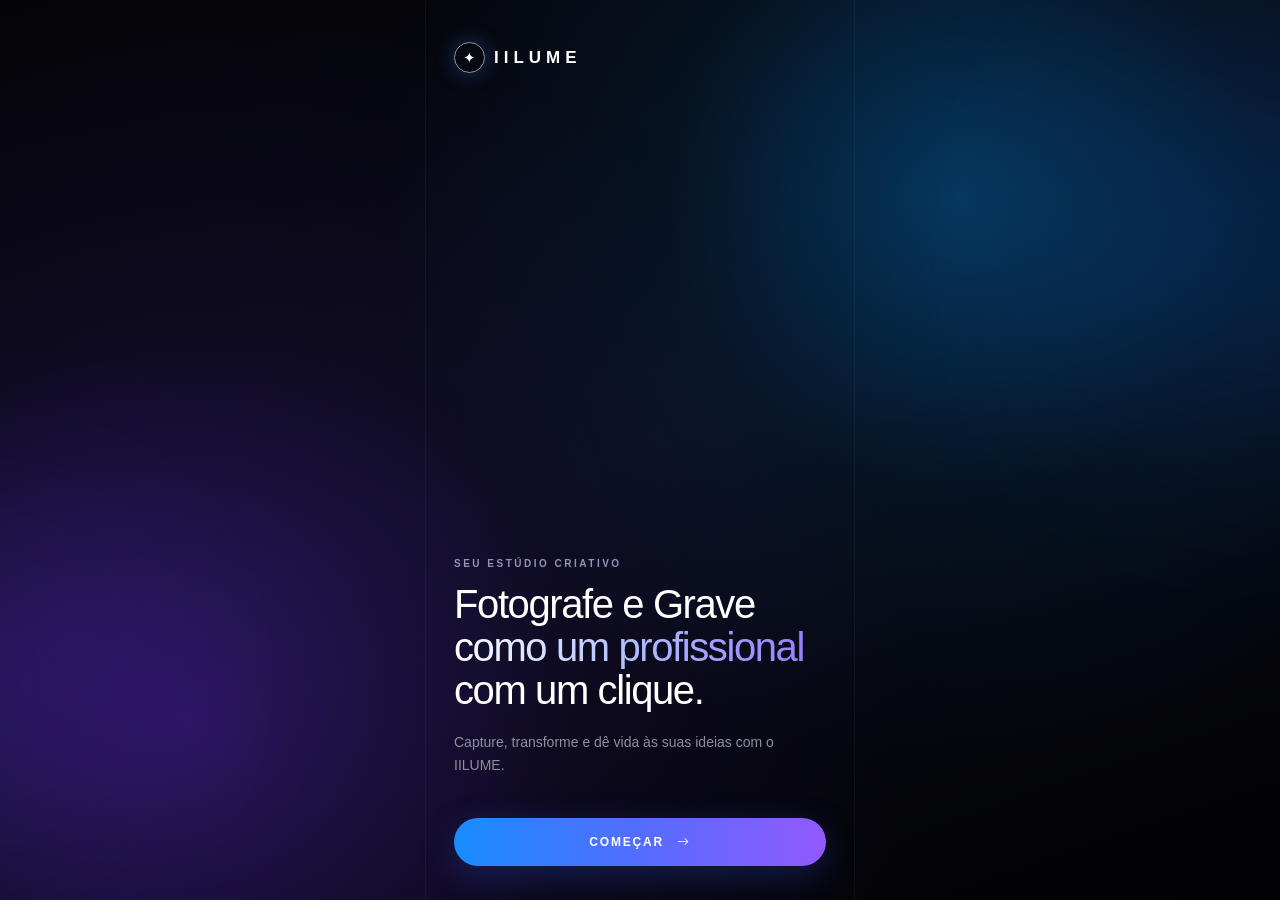
<file: welcome-studio.html>
<!DOCTYPE html>
<html lang="pt-BR">

<head>
    <meta charset="UTF-8">
    <meta name="viewport" content="width=device-width, initial-scale=1.0">

    <title>IILUME</title>

    <link
        rel="stylesheet"
        href="https://cdn.jsdelivr.net/npm/bootstrap-icons@1.11.3/font/bootstrap-icons.min.css"
    >

    <link rel="stylesheet" href="css/welcome-studio.css">
</head>

<body>

    <!-- Welcome -->
    <section id="welcome-screen" class="screen">

        <div class="welcome-overlay"></div>

        <div class="welcome-container">

            <header class="welcome-header">
                <div class="iilume-logo">
                    <span class="logo-symbol">✦</span>
                    <span class="logo-name">IILUME</span>
                </div>
            </header>

            <div class="welcome-content">

                <p class="welcome-label">
                    SEU ESTÚDIO CRIATIVO
                </p>

                <h1>
                    Fotografe e Grave
                    <span>como um profissional</span>
                    com um clique.
                </h1>

                <p class="welcome-description">
                    Capture, transforme e dê vida às suas ideias
                    com o IILUME.
                </p>

            </div>

            <div class="welcome-footer">

                <button
                    id="start-button"
                    class="start-button"
                    type="button"
                >
                    COMEÇAR
                    <i class="bi bi-arrow-right"></i>
                </button>

            </div>

        </div>

    </section>


    <!-- Meu Estúdio -->
    <section
        id="studio-screen"
        class="screen screen-hidden"
    >

        <div class="studio-container">

            <header class="studio-header">

                <div>
                    <p class="studio-small-title">
                        IILUME
                    </p>

                    <h1>Meu Estúdio</h1>
                </div>

                <button
                    class="profile-button"
                    type="button"
                    aria-label="Perfil"
                >
                    <i class="bi bi-person"></i>
                </button>

            </header>


            <section class="quick-actions">

                <button
                    id="camera-button"
                    class="quick-action"
                    type="button"
                >
                    <span class="quick-icon">
                        <i class="bi bi-camera"></i>
                    </span>

                    <span>Câmera</span>
                </button>


                <button
                    id="gallery-button"
                    class="quick-action"
                    type="button"
                >
                    <span class="quick-icon">
                        <i class="bi bi-images"></i>
                    </span>

                    <span>Galeria</span>
                </button>


                <label
                    class="quick-action"
                    for="image-input"
                >
                    <span class="quick-icon">
                        <i class="bi bi-upload"></i>
                    </span>

                    <span>Importar</span>
                </label>

                <input
                    id="image-input"
                    type="file"
                    accept="image/*"
                    hidden
                >

            </section>


            <!-- Suas criações -->
            <section class="studio-gallery">

                <div class="gallery-header">

                    <h2>Suas criações</h2>

                    <button
                        id="see-all-button"
                        type="button"
                    >
                        Ver todas
                    </button>

                </div>


                <div class="gallery-grid">

                    <article class="gallery-card gallery-card-large">

                        <div class="gallery-placeholder">

                            <i class="bi bi-image"></i>

                            <span>Sua criação</span>

                        </div>

                    </article>


                    <article class="gallery-card">

                        <div class="gallery-placeholder">
                            <i class="bi bi-image"></i>
                        </div>

                    </article>


                    <article class="gallery-card">

                        <div class="gallery-placeholder">
                            <i class="bi bi-image"></i>
                        </div>

                    </article>

                </div>

            </section>


            <!-- Navegação -->
            <nav class="bottom-navigation">

                <button
                    class="nav-button active"
                    type="button"
                >
                    <i class="bi bi-house"></i>
                    <span>Início</span>
                </button>


                <button
                    class="nav-button"
                    type="button"
                >
                    <i class="bi bi-images"></i>
                    <span>Galeria</span>
                </button>


                <button
                    id="main-camera-button"
                    class="main-camera-button"
                    type="button"
                    aria-label="Abrir câmera"
                >
                    <i class="bi bi-camera-fill"></i>
                </button>


                <button
                    class="nav-button"
                    type="button"
                >
                    <i class="bi bi-stars"></i>
                    <span>Criar</span>
                </button>


                <button
                    class="nav-button"
                    type="button"
                >
                    <i class="bi bi-person"></i>
                    <span>Perfil</span>
                </button>

            </nav>

        </div>

    </section>


    <script src="js/welcome-studio.js"></script>

</body>

</html>
</file>
<file: css/welcome-studio.css>
* {
    margin: 0;
    padding: 0;
    box-sizing: border-box;
}

html,
body {
    width: 100%;
    min-height: 100%;
}

body {
    font-family: Arial, Helvetica, sans-serif;
    background: #050509;
    color: #ffffff;
}

button,
label {
    font-family: inherit;
}

button {
    border: 0;
}

.screen {
    width: 100%;
    min-height: 100vh;
}

.screen-hidden {
    display: none !important;
}

/* Welcome */

#welcome-screen {
    position: relative;
    overflow: hidden;
    display: flex;
    justify-content: center;
    min-height: 100vh;
    background:
        radial-gradient(
            circle at 75% 22%,
            rgba(0, 153, 255, 0.35) 0%,
            rgba(0, 153, 255, 0.08) 25%,
            transparent 48%
        ),
        radial-gradient(
            circle at 15% 80%,
            rgba(115, 52, 255, 0.38) 0%,
            rgba(115, 52, 255, 0.08) 30%,
            transparent 55%
        ),
        linear-gradient(
            160deg,
            #040408 0%,
            #090b18 50%,
            #030305 100%
        );
}

#welcome-screen::before {
    content: "";
    position: absolute;
    width: 340px;
    height: 340px;
    right: -150px;
    top: 80px;
    border-radius: 50%;
    background: #087cff;
    filter: blur(120px);
    opacity: 0.23;
}

#welcome-screen::after {
    content: "";
    position: absolute;
    width: 320px;
    height: 320px;
    left: -160px;
    bottom: 60px;
    border-radius: 50%;
    background: #6f35ff;
    filter: blur(120px);
    opacity: 0.24;
}

.welcome-overlay {
    position: absolute;
    inset: 0;
    background: linear-gradient(
        to bottom,
        rgba(0, 0, 0, 0.05),
        rgba(0, 0, 0, 0.2)
    );
    pointer-events: none;
}

.welcome-container {
    position: relative;
    z-index: 2;
    width: 100%;
    max-width: 430px;
    min-height: 100vh;
    padding: 42px 28px 34px;
    display: flex;
    flex-direction: column;
}

.welcome-header {
    display: flex;
    align-items: center;
}

.iilume-logo {
    display: flex;
    align-items: center;
    gap: 9px;
}

.logo-symbol {
    display: flex;
    align-items: center;
    justify-content: center;
    width: 31px;
    height: 31px;
    border: 1px solid rgba(255, 255, 255, 0.55);
    border-radius: 50%;
    color: #ffffff;
    font-size: 15px;
    box-shadow: 0 0 20px rgba(72, 128, 255, 0.35);
}

.logo-name {
    font-size: 17px;
    font-weight: 600;
    letter-spacing: 5px;
}

.welcome-content {
    margin-top: auto;
    margin-bottom: 42px;
}

.welcome-label {
    margin-bottom: 14px;
    color: #8e95b7;
    font-size: 10px;
    font-weight: 600;
    letter-spacing: 2.5px;
}

.welcome-content h1 {
    max-width: 360px;
    margin-bottom: 19px;
    color: #ffffff;
    font-size: 40px;
    font-weight: 300;
    line-height: 1.08;
    letter-spacing: -1.4px;
}

.welcome-content h1 span {
    display: block;
    background: linear-gradient(
        90deg,
        #ffffff 0%,
        #aebdff 50%,
        #987cff 100%
    );
    -webkit-background-clip: text;
    background-clip: text;
    color: transparent;
}

.welcome-description {
    max-width: 320px;
    color: #8e8e9d;
    font-size: 14px;
    line-height: 1.6;
}

.welcome-footer {
    width: 100%;
}

.start-button {
    width: 100%;
    padding: 17px 24px;
    display: flex;
    align-items: center;
    justify-content: center;
    gap: 13px;
    border-radius: 999px;
    background: linear-gradient(
        90deg,
        #198dff 0%,
        #526eff 48%,
        #9259ff 100%
    );
    color: #ffffff;
    font-size: 12px;
    font-weight: 700;
    letter-spacing: 1.8px;
    cursor: pointer;
    box-shadow: 0 10px 35px rgba(55, 91, 255, 0.25);
    transition:
        transform 0.2s ease,
        box-shadow 0.2s ease;
}

.start-button:hover {
    transform: translateY(-2px);
    box-shadow: 0 13px 42px rgba(78, 87, 255, 0.4);
}

.start-button:active {
    transform: scale(0.98);
}

/* Meu Estúdio */

#studio-screen {
    min-height: 100vh;
    background:
        radial-gradient(
            circle at 90% 0%,
            rgba(62, 91, 255, 0.15),
            transparent 28%
        ),
        #06060a;
}

.studio-container {
    position: relative;
    width: 100%;
    max-width: 430px;
    min-height: 100vh;
    margin: 0 auto;
    padding: 38px 22px 110px;
}

.studio-header {
    margin-bottom: 35px;
    display: flex;
    align-items: center;
    justify-content: space-between;
}

.studio-small-title {
    margin-bottom: 4px;
    color: #727486;
    font-size: 9px;
    font-weight: 700;
    letter-spacing: 3px;
}

.studio-header h1 {
    color: #ffffff;
    font-size: 27px;
    font-weight: 400;
    letter-spacing: -0.5px;
}

.profile-button {
    width: 42px;
    height: 42px;
    display: flex;
    align-items: center;
    justify-content: center;
    border: 1px solid rgba(255, 255, 255, 0.1);
    border-radius: 50%;
    background: rgba(255, 255, 255, 0.05);
    color: #ffffff;
    font-size: 18px;
    cursor: pointer;
}

/* Ações rápidas */

.quick-actions {
    margin-bottom: 38px;
    display: grid;
    grid-template-columns: repeat(3, 1fr);
    gap: 11px;
}

.quick-action {
    min-height: 105px;
    padding: 14px 8px;
    display: flex;
    flex-direction: column;
    align-items: center;
    justify-content: center;
    gap: 10px;
    border: 1px solid rgba(255, 255, 255, 0.08);
    border-radius: 17px;
    background: linear-gradient(
        145deg,
        rgba(255, 255, 255, 0.07),
        rgba(255, 255, 255, 0.025)
    );
    color: #d8d8df;
    font-size: 11px;
    cursor: pointer;
    transition:
        transform 0.2s ease,
        border-color 0.2s ease;
}

.quick-action:hover {
    transform: translateY(-3px);
    border-color: rgba(88, 116, 255, 0.5);
}

.quick-icon {
    width: 42px;
    height: 42px;
    display: flex;
    align-items: center;
    justify-content: center;
    border-radius: 13px;
    background: linear-gradient(
        145deg,
        rgba(23, 139, 255, 0.19),
        rgba(129, 72, 255, 0.2)
    );
    color: #7fa8ff;
    font-size: 19px;
}

/* Suas criações */

.studio-gallery {
    width: 100%;
}

.gallery-header {
    margin-bottom: 16px;
    display: flex;
    align-items: center;
    justify-content: space-between;
}

.gallery-header h2 {
    font-size: 16px;
    font-weight: 500;
}

.gallery-header button {
    background: transparent;
    color: #778bff;
    font-size: 10px;
    cursor: pointer;
}

.gallery-grid {
    display: grid;
    grid-template-columns: 1.25fr 0.75fr;
    grid-template-rows: 100px 100px;
    gap: 10px;
}

.gallery-card {
    overflow: hidden;
    border: 1px solid rgba(255, 255, 255, 0.08);
    border-radius: 19px;
    background: linear-gradient(
        145deg,
        #14141c,
        #0d0d13
    );
}

.gallery-card-large {
    grid-row: span 2;
}

.gallery-placeholder {
    width: 100%;
    height: 100%;
    display: flex;
    flex-direction: column;
    align-items: center;
    justify-content: center;
    gap: 9px;
    color: #555666;
    font-size: 22px;
}

.gallery-placeholder span {
    font-size: 9px;
    letter-spacing: 1px;
}

.imported-image {
    width: 100%;
    height: 100%;
    display: block;
    object-fit: cover;
    border-radius: inherit;
}

/* Navegação */

.bottom-navigation {
    position: absolute;
    left: 14px;
    right: 14px;
    bottom: 18px;
    height: 72px;
    padding: 0 12px;
    display: grid;
    grid-template-columns: 1fr 1fr 70px 1fr 1fr;
    align-items: center;
    border: 1px solid rgba(255, 255, 255, 0.08);
    border-radius: 24px;
    background: rgba(15, 15, 22, 0.94);
    backdrop-filter: blur(20px);
    box-shadow: 0 10px 35px rgba(0, 0, 0, 0.35);
}

.nav-button {
    display: flex;
    flex-direction: column;
    align-items: center;
    gap: 5px;
    background: transparent;
    color: #5f606e;
    font-size: 16px;
    cursor: pointer;
}

.nav-button span {
    font-size: 8px;
}

.nav-button.active {
    color: #7895ff;
}

.main-camera-button {
    width: 59px;
    height: 59px;
    margin: 0 auto;
    display: flex;
    align-items: center;
    justify-content: center;
    border-radius: 50%;
    background: linear-gradient(
        145deg,
        #1697ff,
        #785cff
    );
    color: #ffffff;
    font-size: 21px;
    cursor: pointer;
    transform: translateY(-17px);
    box-shadow: 0 9px 28px rgba(71, 94, 255, 0.4);
}

/* Responsividade */

@media (min-width: 600px) {
    body {
        background: #020204;
    }

    .welcome-container,
    .studio-container {
        border-left: 1px solid rgba(255, 255, 255, 0.04);
        border-right: 1px solid rgba(255, 255, 255, 0.04);
    }
}

@media (max-width: 360px) {
    .welcome-content h1 {
        font-size: 35px;
    }

    .welcome-container {
        padding-left: 22px;
        padding-right: 22px;
    }

    .studio-container {
        padding-left: 17px;
        padding-right: 17px;
    }

    .quick-actions {
        gap: 7px;
    }
}
</file>
